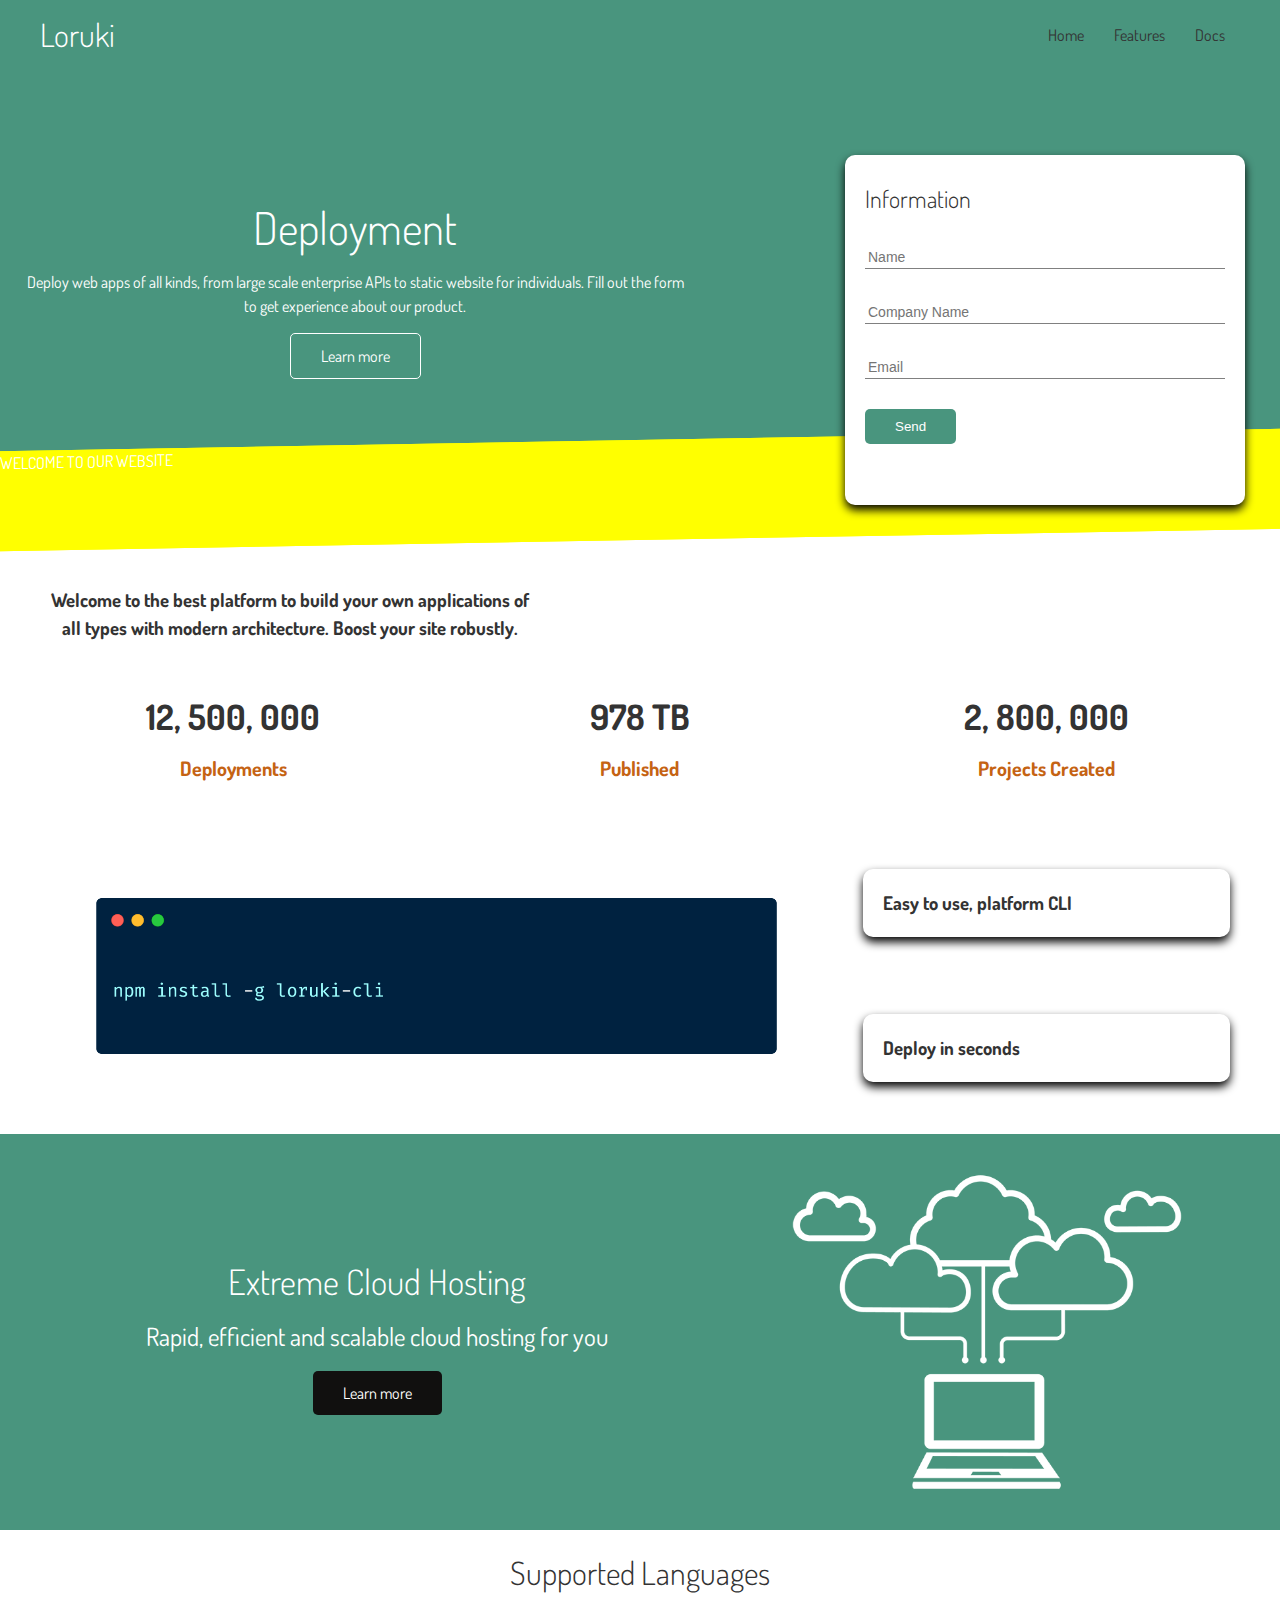
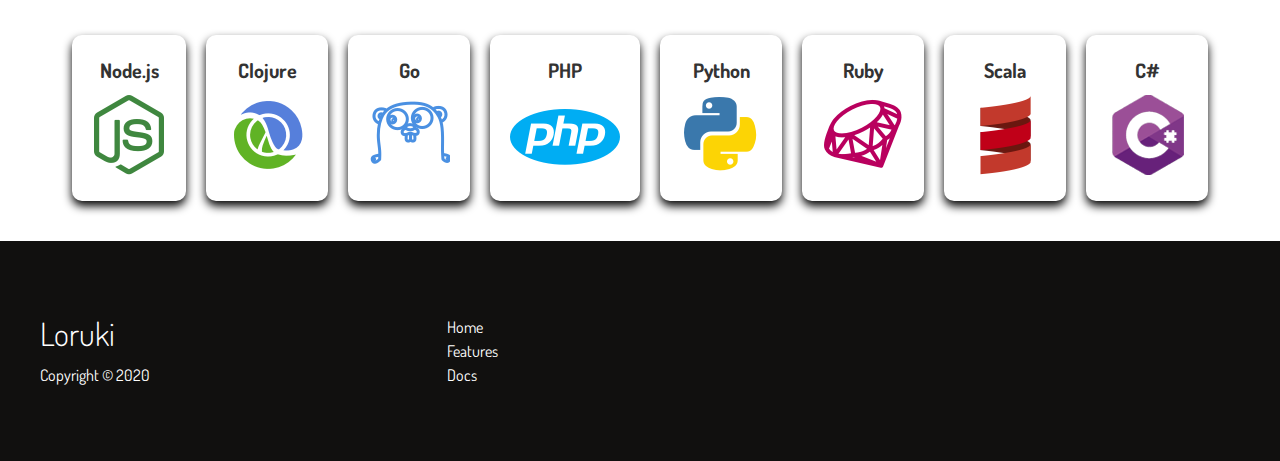
<file: index.html>
<!DOCTYPE html>
<html lang="en">

<head>
    <meta charset="UTF-8">
    <meta name="viewport" content="width=device-width, initial-scale=1.0">
    <title>Cloud Hosting</title>
    <link rel="stylesheet" href="https://cdnjs.cloudflare.com/ajax/libs/font-awesome/5.15.1/css/all.min.css" integrity="sha512-+4zCK9k+qNFUR5X+cKL9EIR+ZOhtIloNl9GIKS57V1MyNsYpYcUrUeQc9vNfzsWfV28IaLL3i96P9sdNyeRssA==" crossorigin="anonymous" />
    <link rel="stylesheet" href="./stylesheets/style.css">
    <link rel="stylesheet" href="./stylesheets/utils.css">
</head>

<body>
    <!-- Navbar -->
    <div class="navbar">
        <div class="container flex">
            <h1 class="logo">Loruki</h1>
            <nav>
                <ul>
                    <li><a href="index.html">Home</a></li>
                    <li><a href="features.html">Features</a></li>
                    <li><a href="docs.html">Docs</a></li>
                </ul>
            </nav>
        </div>
    </div>
    <!-- Showcase -->
    <section class="showcase">
        <div class="container grid">
            <div class="showcase-text">
                <h1>Deployment</h1>
                <p>Deploy web apps of all kinds, from large scale enterprise APIs to static website for individuals. Fill out the form to get experience about our product.
                </p>
                <a href="features.html" class="btn btn-outline">Learn more</a>
            </div>

            <div class="showcase-form card">
                <h2>Information</h2>
                <form action="">
                    <div class="form-control">
                        <input type="text" name="name" placeholder="Name" required>
                    </div>
                    <div class="form-control">
                        <input type="text" name="company" placeholder="Company Name" required>
                    </div>
                    <div class="form-control">
                        <input type="email" name="email" placeholder="Email" required>
                    </div>
                    <input type="submit" value="Send" class="btn btn-primary">
                </form>
            </div>
        </div>
    </section>
    <!-- Stats -->
    <section class="stats">
        <div class="container">
            <h3 class="stats-heading text-center my-1">
                Welcome to the best platform to build your own applications of all types with modern architecture. Boost your site robustly.
            </h3>

            <div class="grid grid-3 text-center my-4">
                <div>
                    <i class="fas fa-server fa-3x"></i>
                    <h3>12, 500, 000</h3>
                    <p class="text-secondary">Deployments</p>
                </div>
                <div>
                    <i class="fas fa-upload fa-3x"></i>
                    <h3>978 TB</h3>
                    <p class="text-secondary">Published</p>
                </div>
                <div>
                    <i class="fas fa-tasks fa-3x"></i>
                    <h3>2, 800, 000</h3>
                    <p class="text-secondary">Projects Created</p>
                </div>
            </div>
        </div>
    </section>

    <!-- CLI -->
    <section class="cli">
        <div class="container grid">
            <img src="images/cli.png" alt="">
            <div class="card">
                <h3>Easy to use, platform CLI</h3>
            </div>
            <div class="card">
                <h3>Deploy in seconds</h3>
            </div>
        </div>
    </section>

    <!-- Cloud section -->
    <section class="cloud bg-primary my-2 py-2">
        <div class="container grid">
            <div class="text-center">
                <h2 class="lg">Extreme Cloud Hosting</h2>
                <p class="lead my-1">Rapid, efficient and scalable cloud hosting for you</p>
                <a href="features.html" class="btn btn-dark">Learn more</a>
            </div>
            <img src="images/cloud.png" alt="">
        </div>
    </section>

    <!-- Languages -->
    <section class="language">
        <h2 class="md text-center my-2">
            Supported Languages
        </h2>
        <div class="container flex">
            <div class="card">
                <h4>Node.js</h4>
                <img src="/images/logos_img/node.png" alt="">
            </div>
            <div class="card">
                <h4>Clojure</h4>
                <img src="/images/logos_img/clojure.png" alt="">
            </div>
            <div class="card">
                <h4>Go</h4>
                <img src="/images/logos_img/go.png" alt="">
            </div>
            <div class="card">
                <h4>PHP</h4>
                <img src="/images/logos_img/php.png" alt="">
            </div>
            <div class="card">
                <h4>Python</h4>
                <img src="/images/logos_img/python.png" alt="">
            </div>
            <div class="card">
                <h4>Ruby</h4>
                <img src="/images/logos_img/ruby.png" alt="">
            </div>
            <div class="card">
                <h4>Scala</h4>
                <img src="/images/logos_img/scala.png" alt="">
            </div>
            <div class="card">
                <h4>C#</h4>
                <img src="/images/logos_img/csharp.png" alt="">
            </div>
        </div>
    </section>
    <!-- Footer -->
    <footer class="footer bg-dark py-5">
        <div class="container grid grid-3">
            <div>
                <h1>Loruki</h1>
                <p>Copyright &copy; 2020</p>
            </div>
            <nav>
                <ul>
                    <li><a href="index.html">Home</a></li>
                    <li><a href="features.html">Features</a></li>
                    <li><a href="docs.html">Docs</a></li>
                </ul>
            </nav>
            <div class="social">
                <a href="#"><i class="fab fa-github fa-2x"></i></a>
                <a href="#"><i class="fab fa-linkedin fa-2x"></i></a>
                <a href="#"><i class="fab fa-facebook fa-2x"></i></a>
                <a href="#"><i class="fab fa-instagram fa-2x"></i></a>
                <a href="#"><i class="fab fa-twitter fa-2x"></i></a>
                <a href="#"><i class="fab fa-whatsapp fa-2x"></i></a>
            </div>
        </div>
    </footer>
</body>

</html>
</file>
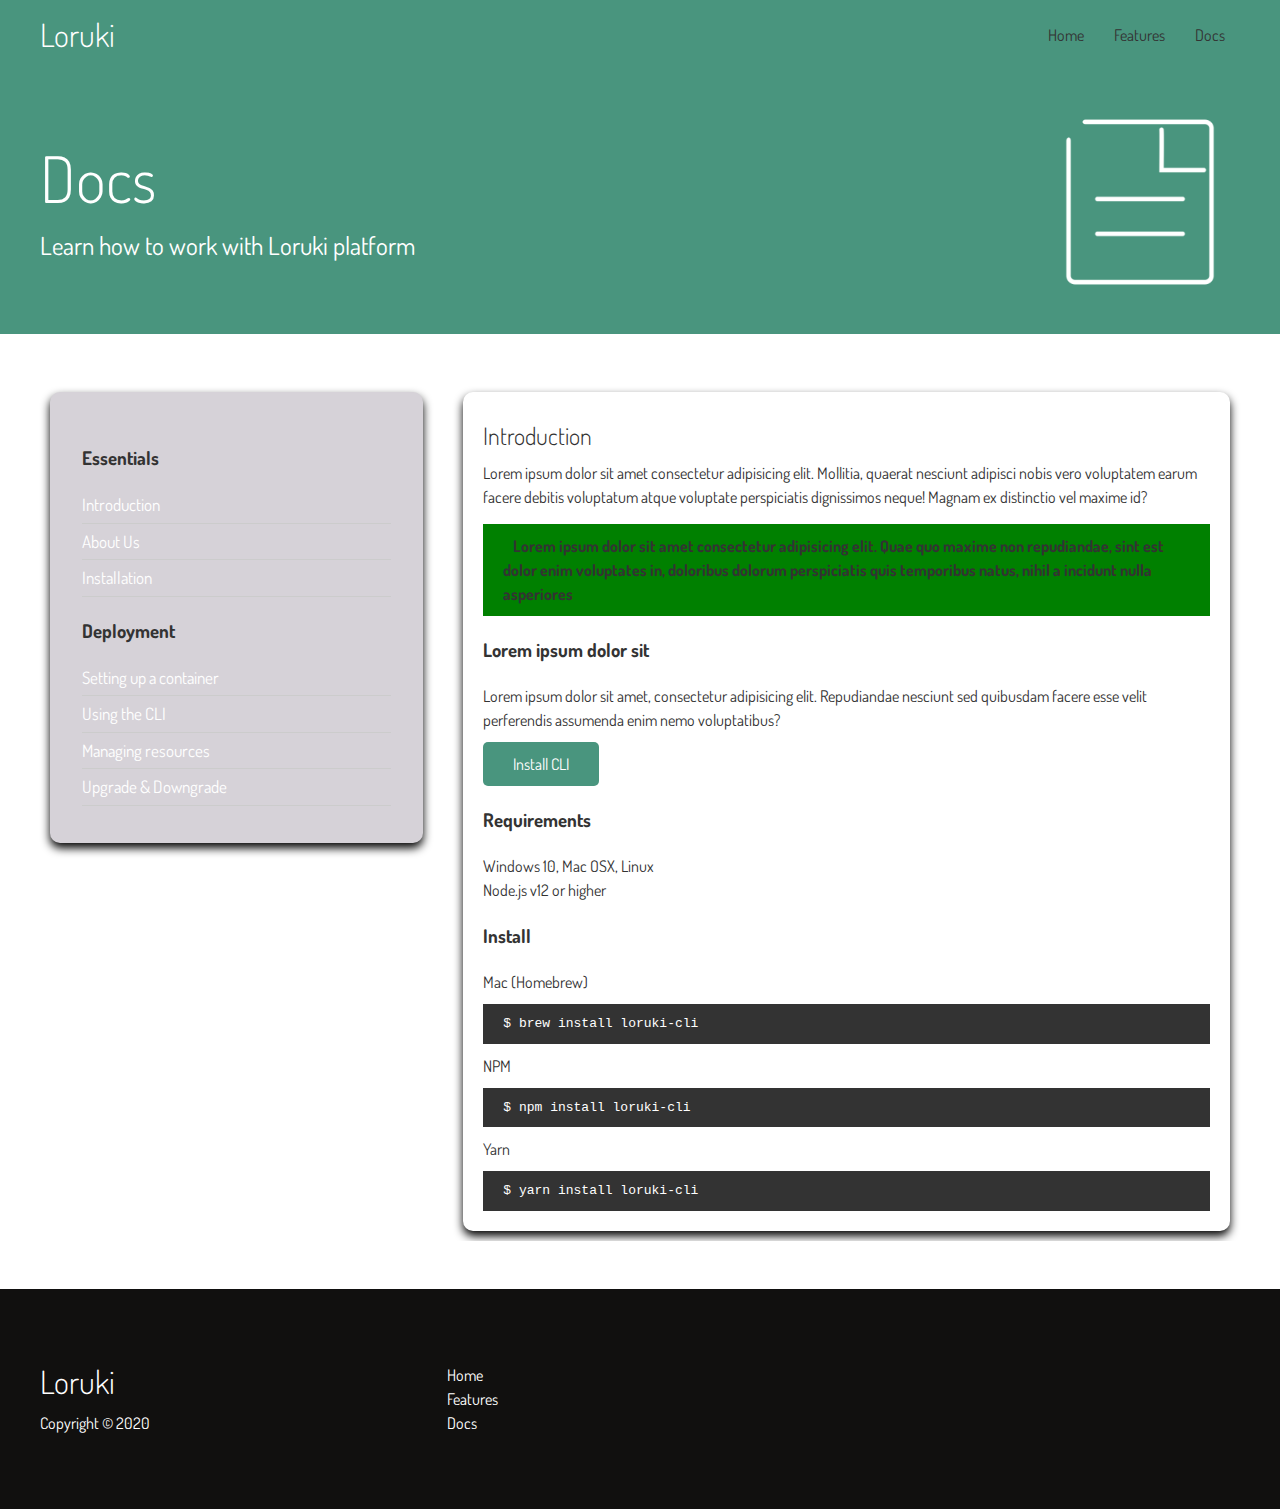
<file: docs.html>
<!DOCTYPE html>
<html lang="en">

<head>
    <meta charset="UTF-8">
    <meta name="viewport" content="width=device-width, initial-scale=1.0">
    <title>Cloud Hosting</title>
    <link rel="stylesheet" href="https://cdnjs.cloudflare.com/ajax/libs/font-awesome/5.15.1/css/all.min.css" integrity="sha512-+4zCK9k+qNFUR5X+cKL9EIR+ZOhtIloNl9GIKS57V1MyNsYpYcUrUeQc9vNfzsWfV28IaLL3i96P9sdNyeRssA==" crossorigin="anonymous" />
    <link rel="stylesheet" href="./stylesheets/style.css">
    <link rel="stylesheet" href="./stylesheets/utils.css">
</head>

<body>
    <!-- Navbar -->
    <div class="navbar">
        <div class="container flex">
            <h1 class="logo">Loruki</h1>
            <nav>
                <ul>
                    <li><a href="index.html">Home</a></li>
                    <li><a href="features.html">Features</a></li>
                    <li><a href="docs.html">Docs</a></li>
                </ul>
            </nav>
        </div>
    </div>

    <!-- Header area -->
    <section class="docs-head bg-primary py-3">
        <div class="container grid">
            <div>
                <h1 class="xl">Docs</h1>
                <p class="lead">Learn how to work with Loruki platform</p>
            </div>
            <img src="images/docs.png" alt="">
        </div>
    </section>

    <!-- Docs main -->
    <section class="docs-main my-4">
        <div class="container grid">
            <div class="card bg-light p-3">
                <h3 class="my-2">Essentials</h3>
                <nav>
                    <ul>
                        <li><a href="#">Introduction</a></li>
                        <li><a href="#">About Us</a></li>
                        <li><a href="#">Installation</a></li>
                    </ul>
                </nav>

                <h3 class="my-2">Deployment</h3>
                <nav>
                    <ul>
                        <li><a href="#">Setting up a container</a></li>
                        <li><a href="#">Using the CLI</a></li>
                        <li><a href="#">Managing resources</a></li>
                        <li><a href="#">Upgrade & Downgrade</a></li>
                    </ul>
                </nav>
            </div>
            <div class="card">
                <h2>Introduction</h2>
                <p>Lorem ipsum dolor sit amet consectetur adipisicing elit. Mollitia, quaerat nesciunt adipisci nobis vero voluptatem earum facere debitis voluptatum atque voluptate perspiciatis dignissimos neque! Magnam ex distinctio vel maxime id?</p>
                <div class="alert alert-success">
                    <i class="fas fa-info"></i>Lorem ipsum dolor sit amet consectetur adipisicing elit. Quae quo maxime non repudiandae, sint est dolor enim voluptates in, doloribus dolorum perspiciatis quis temporibus natus, nihil a incidunt nulla asperiores
                </div>
                <h3>Lorem ipsum dolor sit</h3>
                <p>Lorem ipsum dolor sit amet, consectetur adipisicing elit. Repudiandae nesciunt sed quibusdam facere esse velit perferendis assumenda enim nemo voluptatibus?</p>
                <a href="#" class="btn btn-primary">Install CLI</a>
                <h3>Requirements</h3>
                <ul>
                    <li>Windows 10, Mac OSX, Linux</li>
                    <li>Node.js v12 or higher</li>
                </ul>
                <h3>Install</h3>
                <p>Mac (Homebrew)</p>
                <pre><code>$ brew install loruki-cli</code></pre>
                <p>NPM</p>
                <pre><code>$ npm install loruki-cli</code></pre>
                <p>Yarn</p>
                <pre><code>$ yarn install loruki-cli</code></pre>
            </div>
        </div>
    </section>

    <!-- Footer -->
    <footer class="footer bg-dark py-5">
        <div class="container grid grid-3">
            <div>
                <h1>Loruki</h1>
                <p>Copyright &copy; 2020</p>
            </div>
            <nav>
                <ul>
                    <li><a href="index.html">Home</a></li>
                    <li><a href="features.html">Features</a></li>
                    <li><a href="docs.html">Docs</a></li>
                </ul>
            </nav>
            <div class="social">
                <a href="#"><i class="fab fa-github fa-2x"></i></a>
                <a href="#"><i class="fab fa-linkedin fa-2x"></i></a>
                <a href="#"><i class="fab fa-facebook fa-2x"></i></a>
                <a href="#"><i class="fab fa-instagram fa-2x"></i></a>
                <a href="#"><i class="fab fa-twitter fa-2x"></i></a>
                <a href="#"><i class="fab fa-whatsapp fa-2x"></i></a>
            </div>
        </div>
    </footer>
</body>

</html>
</file>
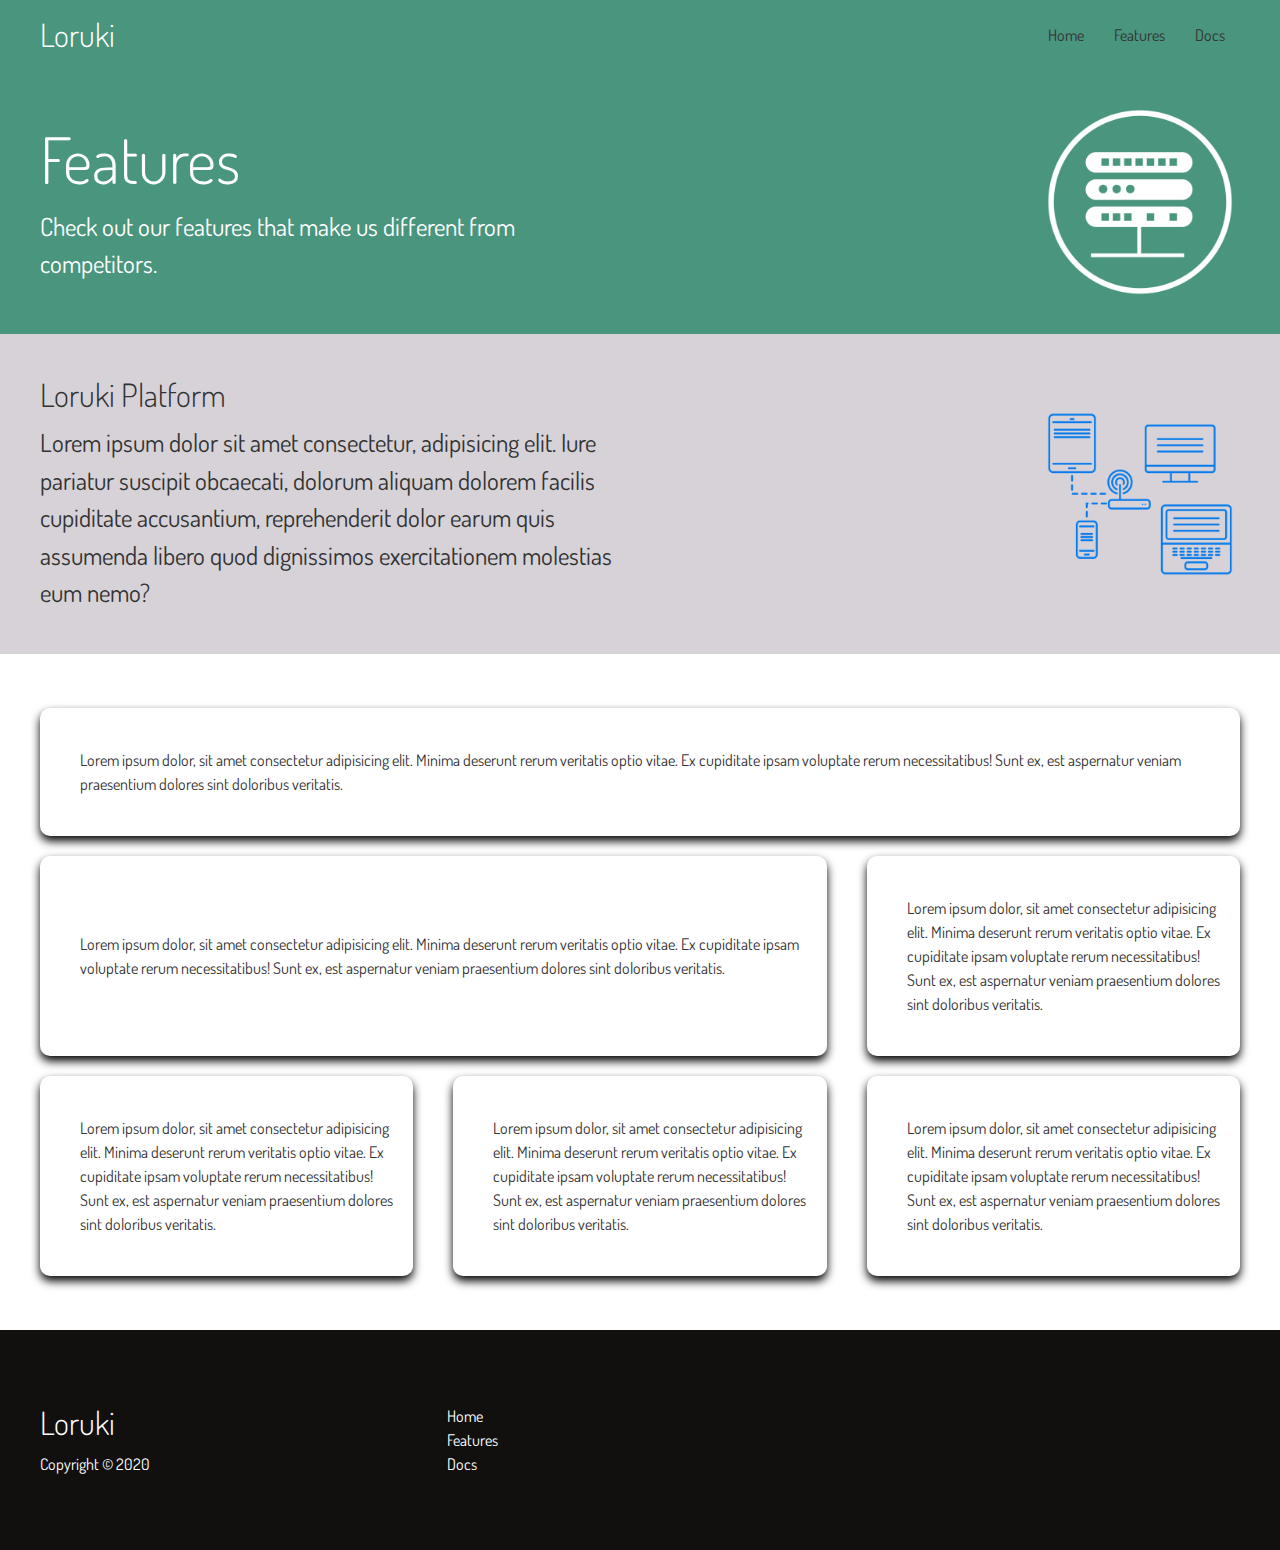
<file: features.html>
<!DOCTYPE html>
<html lang="en">

<head>
    <meta charset="UTF-8">
    <meta name="viewport" content="width=device-width, initial-scale=1.0">
    <title>Cloud Hosting</title>
    <link rel="stylesheet" href="https://cdnjs.cloudflare.com/ajax/libs/font-awesome/5.15.1/css/all.min.css" integrity="sha512-+4zCK9k+qNFUR5X+cKL9EIR+ZOhtIloNl9GIKS57V1MyNsYpYcUrUeQc9vNfzsWfV28IaLL3i96P9sdNyeRssA==" crossorigin="anonymous" />
    <link rel="stylesheet" href="./stylesheets/style.css">
    <link rel="stylesheet" href="./stylesheets/utils.css">
</head>

<body>
    <!-- Navbar -->
    <div class="navbar">
        <div class="container flex">
            <h1 class="logo">Loruki</h1>
            <nav>
                <ul>
                    <li><a href="index.html">Home</a></li>
                    <li><a href="features.html">Features</a></li>
                    <li><a href="docs.html">Docs</a></li>
                </ul>
            </nav>
        </div>
    </div>
    <!-- Header area -->
    <section class="features-head bg-primary py-3">
        <div class="container grid">
            <div>
                <h1 class="xl">Features</h1>
                <p class="lead">
                    Check out our features that make us different from competitors.
                </p>
            </div>
            <img src="images/server.png" alt="">
        </div>
    </section>

    <!-- Sub head -->
    <section class="features-sub-head bg-light py-3">
        <div class="container grid">
            <div>
                <h1 class="md">Loruki Platform</h1>
                <p class="lead">Lorem ipsum dolor sit amet consectetur, adipisicing elit. Iure pariatur suscipit obcaecati, dolorum aliquam dolorem facilis cupiditate accusantium, reprehenderit dolor earum quis assumenda libero quod dignissimos exercitationem molestias
                    eum nemo?</p>
            </div>
            <img src="images/server2.png" alt="">
        </div>
    </section>

    <section class="features-main my-2">
        <div class="container grid grid-3">
            <div class="card flex">
                <i class="fas fa-server fa-3x"></i>
                <p>Lorem ipsum dolor, sit amet consectetur adipisicing elit. Minima deserunt rerum veritatis optio vitae. Ex cupiditate ipsam voluptate rerum necessitatibus! Sunt ex, est aspernatur veniam praesentium dolores sint doloribus veritatis.</p>
            </div>
            <div class="card flex">
                <i class="fas fa-database fa-3x"></i>
                <p>Lorem ipsum dolor, sit amet consectetur adipisicing elit. Minima deserunt rerum veritatis optio vitae. Ex cupiditate ipsam voluptate rerum necessitatibus! Sunt ex, est aspernatur veniam praesentium dolores sint doloribus veritatis.</p>
            </div>
            <div class="card flex">
                <i class="fas fa-laptop-code fa-3x"></i>
                <p>Lorem ipsum dolor, sit amet consectetur adipisicing elit. Minima deserunt rerum veritatis optio vitae. Ex cupiditate ipsam voluptate rerum necessitatibus! Sunt ex, est aspernatur veniam praesentium dolores sint doloribus veritatis.</p>
            </div>
            <div class="card flex">
                <i class="fas fa-power-off fa-3x"></i>
                <p>Lorem ipsum dolor, sit amet consectetur adipisicing elit. Minima deserunt rerum veritatis optio vitae. Ex cupiditate ipsam voluptate rerum necessitatibus! Sunt ex, est aspernatur veniam praesentium dolores sint doloribus veritatis.</p>
            </div>
            <div class="card flex">
                <i class="fas fa-network-wired fa-3x"></i>
                <p>Lorem ipsum dolor, sit amet consectetur adipisicing elit. Minima deserunt rerum veritatis optio vitae. Ex cupiditate ipsam voluptate rerum necessitatibus! Sunt ex, est aspernatur veniam praesentium dolores sint doloribus veritatis.</p>
            </div>
            <div class="card flex">
                <i class="fas fa-upload fa-3x"></i>
                <p>Lorem ipsum dolor, sit amet consectetur adipisicing elit. Minima deserunt rerum veritatis optio vitae. Ex cupiditate ipsam voluptate rerum necessitatibus! Sunt ex, est aspernatur veniam praesentium dolores sint doloribus veritatis.</p>
            </div>
        </div>
    </section>

    <!-- Footer -->
    <footer class="footer bg-dark py-5">
        <div class="container grid grid-3">
            <div>
                <h1>Loruki</h1>
                <p>Copyright &copy; 2020</p>
            </div>
            <nav>
                <ul>
                    <li><a href="index.html">Home</a></li>
                    <li><a href="features.html">Features</a></li>
                    <li><a href="docs.html">Docs</a></li>
                </ul>
            </nav>
            <div class="social">
                <a href="#"><i class="fab fa-github fa-2x"></i></a>
                <a href="#"><i class="fab fa-linkedin fa-2x"></i></a>
                <a href="#"><i class="fab fa-facebook fa-2x"></i></a>
                <a href="#"><i class="fab fa-instagram fa-2x"></i></a>
                <a href="#"><i class="fab fa-twitter fa-2x"></i></a>
                <a href="#"><i class="fab fa-whatsapp fa-2x"></i></a>
            </div>
        </div>
    </footer>
</body>

</html>
</file>
<file: stylesheets/style.css>
@import url('https://fonts.googleapis.com/css2?family=Dosis&display=swap');
:root {
    --primary-color: rgb(73, 149, 126);
    --secondary-color: rgb(197, 99, 19);
    --dark-color: rgb(17, 16, 15);
    --light-color: rgb(214, 210, 216);
    --success-color: green;
    --fail-color: red;
}

* {
    box-sizing: border-box;
    padding: 0;
    margin: 0;
}

body {
    font-family: 'Dosis', sans-serif;
    color: #333;
    line-height: 1.5;
}

ul {
    list-style-type: none;
}

a {
    text-decoration: none;
    color: #333;
}

p {
    margin: 10px 0;
}

h1,
h2 {
    font-weight: 300;
    line-height: 1.2;
    margin: 10px 0;
}

img {
    width: 100%;
}

code,
pre {
    background: #333;
    color: #fff;
    padding: 10px;
}


/* Navbar */

.navbar {
    background-color: var(--primary-color);
    color: #fff;
    height: 70px;
}

.navbar ul {
    display: flex;
}

.navbar a {
    color: #333 solid;
    padding: 10px;
    margin: 0 5px;
}

.navbar a:hover {
    border-bottom: 2px #fff solid;
}

.navbar .flex {
    justify-content: space-between;
}


/* Showcase */

.showcase {
    height: 400px;
    background-color: var(--primary-color);
    color: #fff;
    position: relative;
}

.showcase h1 {
    font-size: 45px;
}

.showcase h2 {
    color: #333;
}

.showcase p {
    margin: 15px 0;
}

.showcase .grid {
    overflow: visible;
    grid-template-columns: 55% 45%;
    gap: 30px;
}

.showcase-text {
    text-align: center;
    margin-top: 30px;
    animation: slideInFromTop 1s ease-in;
}

.showcase-form {
    position: relative;
    top: 60px;
    height: 350px;
    width: 400px;
    padding: 40px;
    z-index: 100;
    justify-self: flex-end;
    animation: slideInFromRight 1s ease-in;
}

.showcase-form .form-control {
    margin: 30px 0;
}

.showcase-form input[type='text'],
.showcase-form input[type='email'] {
    border: 0;
    border-bottom: 1px solid gray;
    width: 100%;
    padding: 3px;
    font-size: 14px;
}

.showcase-form input:focus {
    outline: none;
}

.showcase::before,
.showcase::after {
    content: 'WELCOME TO OUR WEBSITE';
    position: absolute;
    height: 100px;
    bottom: -70px;
    right: 0;
    left: 0;
    background: yellow;
    transform: skewY(-1deg);
    -webkit-transform: skewY(-1deg);
    -moz-transform: skewY(-1deg);
    -ms-transform: skewY(-1 deg);
}


/* Stats */

.stats {
    padding-top: 100px;
    animation: slideInFromBottom 1s ease-in;
}

.stats-heading {
    max-width: 500px;
    margin: auto;
}

.stats .grid h3 {
    font-size: 35px;
}

.stats .grid p {
    font-size: 20px;
    font-weight: bold;
}


/* CLI */

.cli .grid {
    grid-template-columns: repeat(3, 1fr);
    grid-template-rows: repeat(2, 1fr);
}

.cli .grid>*:first-child {
    grid-column: 1/span 2;
    grid-row: 1/span 2;
}


/* Cloud */

.cloud .grid {
    grid-template-columns: 4fr 3fr;
}


/* Languages */

.language .flex {
    flex-wrap: wrap;
}

.language .card {
    text-align: center;
    margin: 18px 10px 40px;
}

.language .card h4 {
    font-size: 20px;
    margin-bottom: 10px;
}

.language .card:hover {
    transform: translateY(-15px);
}


/* Features */

.features-head img,
.docs-head img {
    width: 200px;
    justify-self: flex-end;
}

.features-sub-head img {
    width: 200px;
    justify-self: flex-end;
}

.features-main .card>i {
    margin-right: 20px;
}

.features-main .grid {
    padding: 30px;
}

.features-main .grid>*:first-child {
    grid-column: 1/span 3;
}

.features-main .grid>*:nth-child(2) {
    grid-column: 1/span 2;
}


/* Docs */

.docs-main h3 {
    margin: 20px 0;
}

.docs-main .grid {
    grid-template-columns: 1fr 2fr;
    align-items: flex-start;
}

.docs-main nav li {
    font-size: 17px;
    padding-bottom: 5px;
    margin-bottom: 5px;
    border-bottom: 1px #ccc solid;
}

.docs-main a:hover {
    font-weight: bold;
}


/* Footer */

.footer .social a {
    padding: 8px;
}


/* Animations */

@keyframes slideInFromLeft {
    0% {
        transform: translateX(-100%);
    }
    100% {
        transform: translateX(0);
    }
}

@keyframes slideInFromRight {
    0% {
        transform: translateX(100%);
    }
    100% {
        transform: translateX(0);
    }
}

@keyframes slideInFromTop {
    0% {
        transform: translateY(-100%);
    }
    100% {
        transform: translateX(0);
    }
}

@keyframes slideInFromBottom {
    0% {
        transform: translateY(100%);
    }
    100% {
        transform: translateX(0);
    }
}


/* Tablets */

@media(max-width: 768px) {
    .grid,
    .showcase .grid,
    .stats .grid,
    .cli .grid,
    .cloud .grid,
    .features-main .grid,
    .docs-main .grid {
        grid-template-columns: 1fr;
        grid-template-rows: 1fr;
    }
    .showcase {
        height: auto;
    }
    .showcase-text {
        text-align: center;
        margin-top: 40px;
    }
    .showcase-form {
        justify-self: center;
        margin: auto;
    }
    .cli .grid>*:first-child {
        grid-column: 1/span 2;
        grid-row: 1/span 2;
    }
    .features-head,
    .features-sub-head,
    .docs-head {
        text-align: center;
    }
    .features-head img,
    .features-sub-head img,
    .docs-head img {
        justify-self: center;
    }
    .features-main .grid>*:first-child,
    .features-main .grid>*:nth-child(2) {
        grid-column: 1;
    }
}


/* Mobiles */

@media(max-width: 500px) {
    .navbar {
        height: 110px;
    }
    .navbar .flex {
        flex-direction: column;
    }
    .navbar ul {
        padding: 10px;
        background-color: black;
    }
}
</file>
<file: stylesheets/utils.css>
.container {
    /* max-width: 1500px; */
    overflow: auto;
    padding: 0 40px;
}

.card {
    background-color: #fff;
    border-radius: 10px;
    box-shadow: 0 5px 10px black;
    margin: 10px;
    padding: 20px;
}

.btn {
    display: inline-block;
    padding: 10px 30px;
    cursor: pointer;
    background: var(--primary-color);
    color: #fff;
    border: none;
    border-radius: 5px;
}

.btn-outline {
    background-color: transparent;
    border: 1px #fff solid;
}

.btn:hover {
    transform: scale(0.95);
}


/* Backgrounds and colored buttons*/

.bg-primary,
.btn-primary {
    background-color: var(--primary-color);
    color: #fff;
}

.bg-secondary,
.btn-secondary {
    background-color: var(--secondary-color);
    color: #fff;
}

.bg-dark,
.btn-dark {
    background-color: var(--dark-color);
    color: #fff;
}

.bg-light,
.btn-light {
    background-color: var(--light-color);
    color: #333;
}

.bg-primary a,
.btn-primary a,
.bg-secondary a,
.btn-secondary a,
.bg-dark a,
.btn-dark a,
.bg-light a,
.btn-light a {
    color: #fff;
}


/* Text colors */

.text-primary {
    color: var(--primary-color);
}

.text-secondary {
    color: var(--secondary-color);
}

.text-dark {
    color: var(--dark-color);
}

.text-light {
    color: var(--light-color);
}


/* Text size */

.lead {
    font-size: 25px;
}

.lg {
    font-size: 35px;
}

.sm {
    font-size: 1rem;
}

.md {
    font-size: 2rem;
}

.xl {
    font-size: 4rem;
}


/*  */

.text-center {
    text-align: center;
}


/* Alert */

.alert {
    background-color: var(--light-color);
    padding: 10px 20px;
    font-weight: bold;
    margin: 15px 0;
}

.alert i {
    margin-right: 10px;
}

.alert-success {
    background-color: var(--success-color);
}

.alert-error {
    background-color: var(--fail-color);
}

.flex {
    display: flex;
    justify-content: center;
    align-items: center;
    height: 100%;
}

.grid {
    display: grid;
    grid-template-columns: repeat(2, 1fr);
    gap: 20px;
    justify-content: center;
    align-items: center;
    height: 100%;
}

.grid-3 {
    grid-template-columns: repeat(3, 1fr);
}


/* Margins */

.my-1 {
    margin: 1rem 0;
}

.my-2 {
    margin: 1.5rem 0;
}

.my-3 {
    margin: 2rem 0;
}

.my-4 {
    margin: 3rem 0;
}

.my-5 {
    margin: 4rem 0;
}

.m-1 {
    margin: 1rem 0;
}

.m-2 {
    margin: 1.5rem;
}

.m-3 {
    margin: 2rem;
}

.m-4 {
    margin: 3rem;
}

.m-5 {
    margin: 4rem;
}


/* Padding */

.py-1 {
    padding: 1rem 0;
}

.py-2 {
    padding: 1.5rem 0;
}

.py-3 {
    padding: 2rem 0;
}

.py-4 {
    padding: 3rem 0;
}

.py-5 {
    padding: 4rem 0;
}

.p-1 {
    padding: 1rem 0;
}

.p-2 {
    padding: 1.5rem;
}

.p-3 {
    padding: 2rem;
}

.p-4 {
    padding: 3rem;
}

.p-5 {
    padding: 4rem;
}
</file>
